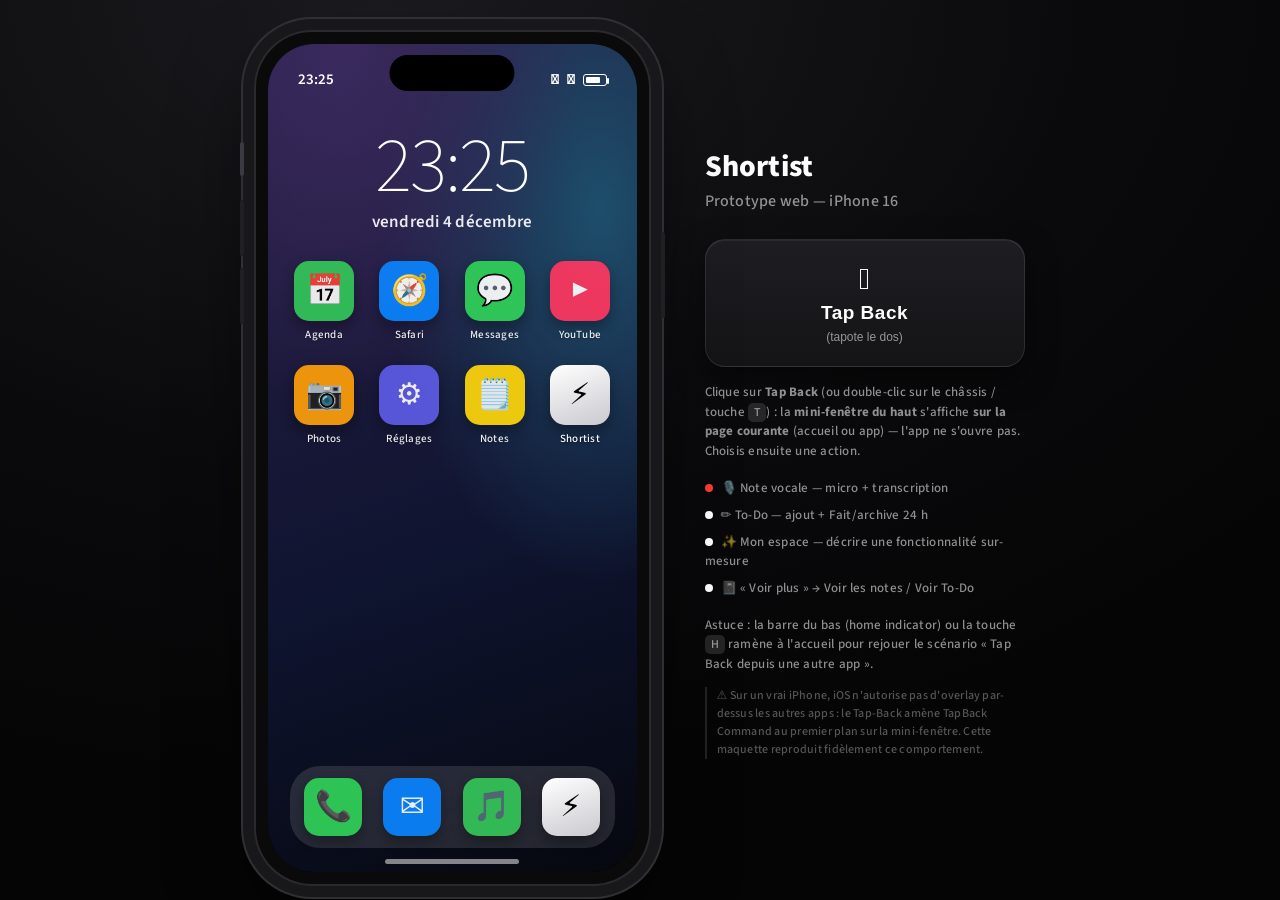
<file: TapBackCommand/web-prototype/index.html>
<!DOCTYPE html>
<html lang="fr">
<head>
  <meta charset="UTF-8" />
  <meta name="viewport" content="width=device-width, initial-scale=1.0" />
  <title>Shortist — Prototype</title>
  <!-- Source Sans 3 : sans-serif humaniste libre (Adobe), le plus proche de Myriad Pro.
       Pour utiliser ton vrai Myriad Pro Semibold : dépose le .woff2 et déclare un @font-face. -->
  <link rel="preconnect" href="https://fonts.googleapis.com" />
  <link rel="preconnect" href="https://fonts.gstatic.com" crossorigin />
  <link href="https://fonts.googleapis.com/css2?family=Source+Sans+3:wght@400;600;700&display=swap" rel="stylesheet" />
  <link rel="stylesheet" href="styles.css" />
</head>
<body>
  <div class="stage">

    <!-- ============ iPhone 16 ============ -->
    <div class="phone-area">
      <div class="phone" id="phone">
        <!-- volume / power side buttons (decorative) -->
        <span class="btn-action"></span>
        <span class="btn-volup"></span>
        <span class="btn-voldown"></span>
        <span class="btn-power"></span>

        <div class="screen" id="screen">
          <!-- Dynamic Island -->
          <div class="dynamic-island" id="island"></div>

          <!-- Status bar -->
          <div class="statusbar">
            <span id="clock">9:41</span>
            <span class="status-icons">
              <span>􀙇</span><span>􀛤</span><span class="battery"></span>
            </span>
          </div>

          <!-- ===== Home screen (iOS springboard) ===== -->
          <div class="springboard" id="springboard">
            <div class="sb-clock">
              <div class="sb-time" id="sbTime">9:41</div>
              <div class="sb-date" id="sbDate">lundi 31 mai</div>
            </div>
            <div class="app-grid" id="appGrid">
              <div class="app-icon decor"><span style="background:#34c759">📅</span><label>Agenda</label></div>
              <div class="app-icon decor"><span style="background:#0a84ff">🧭</span><label>Safari</label></div>
              <div class="app-icon decor"><span style="background:#30d158">💬</span><label>Messages</label></div>
              <div class="app-icon decor"><span style="background:#ff375f">▶️</span><label>YouTube</label></div>
              <div class="app-icon decor"><span style="background:#ff9f0a">📷</span><label>Photos</label></div>
              <div class="app-icon decor"><span style="background:#5e5ce6">⚙️</span><label>Réglages</label></div>
              <div class="app-icon decor"><span style="background:#ffd60a">🗒️</span><label>Notes</label></div>
              <div class="app-icon launch" id="iconTapBack"><span class="tb-app">⚡️</span><label>Shortist</label></div>
            </div>
            <div class="dock">
              <div class="app-icon decor"><span style="background:#30d158">📞</span></div>
              <div class="app-icon decor"><span style="background:#0a84ff">✉️</span></div>
              <div class="app-icon decor"><span style="background:#34c759">🎵</span></div>
              <div class="app-icon launch" id="dockTapBack"><span class="tb-app">⚡️</span></div>
            </div>
          </div>

          <!-- ===== App layer (TapBack Command) ===== -->
          <div class="app-layer" id="appLayer">
            <!-- App content (rendered by JS) -->
            <main id="content"></main>

            <!-- Indicateur de pages (Capture) -->
            <div class="cap-dots" id="capDots"></div>

            <!-- Tab bar -->
            <nav class="tabbar" id="tabbar">
              <button data-tab="capture" class="tab active">
                <span class="ti">🗂️</span><span>Capture</span>
              </button>
              <button data-tab="reminders" class="tab">
                <span class="ti">🔔</span><span>Rappels</span>
              </button>
              <button data-tab="calendar" class="tab">
                <span class="ti">📅</span><span>Agenda</span>
              </button>
              <button data-tab="carnet" class="tab">
                <span class="ti">📔</span><span>Carnet</span>
              </button>
              <button data-tab="settings" class="tab">
                <span class="ti">⚙️</span><span>Réglages</span>
              </button>
            </nav>
          </div>

          <!-- Floating command overlay -->
          <div class="overlay-host" id="overlayHost"></div>

          <!-- Action sheets -->
          <div class="sheet-host" id="sheetHost"></div>

          <!-- Home indicator (clic = retour à l'accueil) -->
          <div class="home-indicator" id="homeIndicator" title="Retour à l'accueil"></div>
        </div>
      </div>
    </div>

    <!-- ============ Side controls ============ -->
    <aside class="side">
      <h1>Shortist</h1>
      <p class="muted">Prototype web — iPhone 16</p>

      <button class="tapback-btn" id="tapbackBtn">
        <span class="tb-icon">􀟜</span>
        <span class="tb-label">Tap&nbsp;Back</span>
        <span class="tb-sub">(tapote le dos)</span>
      </button>

      <p class="hint">Clique sur <b>Tap Back</b> (ou double-clic sur le châssis / touche <kbd>T</kbd>) : la <b>mini-fenêtre du haut</b> s'affiche <b>sur la page courante</b> (accueil ou app) — l'app ne s'ouvre pas. Choisis ensuite une action.</p>

      <div class="legend">
        <div><span class="dot red"></span>🎙️ Note vocale — micro + transcription</div>
        <div><span class="dot"></span>✏️ To-Do — ajout + Fait/archive 24 h</div>
        <div><span class="dot"></span>✨ Mon espace — décrire une fonctionnalité sur-mesure</div>
        <div><span class="dot"></span>📓 « Voir plus » → Voir les notes / Voir To-Do</div>
      </div>

      <p class="hint" style="margin-top:14px">Astuce : la barre du bas (home indicator) ou la touche <kbd>H</kbd> ramène à l'accueil pour rejouer le scénario « Tap Back depuis une autre app ».</p>

      <p class="warn">⚠️ Sur un vrai iPhone, iOS n'autorise pas d'overlay par-dessus les autres apps : le Tap-Back amène TapBack Command au premier plan sur la mini-fenêtre. Cette maquette reproduit fidèlement ce comportement.</p>
    </aside>
  </div>

  <script src="app.js"></script>
</body>
</html>
</file>
<file: TapBackCommand/web-prototype/styles.css>
/* TapBack Command — web prototype
   Design: noir / blanc / gris translucide, blur, minimaliste. */

:root {
  --bg: #000;
  --surface: rgba(255,255,255,0.06);
  --surface-strong: rgba(255,255,255,0.12);
  --text: #fff;
  --text2: rgba(255,255,255,0.55);
  --text3: rgba(255,255,255,0.32);
  --record: #ff3b30;
  --green: #30d158;
  --radius: 20px;
  --phone-w: 393px;   /* iPhone 16 logical points */
  --phone-h: 852px;
}

* { box-sizing: border-box; -webkit-tap-highlight-color: transparent; }
html, body { height: 100%; margin: 0; }
body {
  font-family: "Myriad Pro", "Source Sans 3", -apple-system, "Segoe UI", system-ui, sans-serif;
  font-weight: 500;            /* plus fine que Semibold */
  background: radial-gradient(1200px 800px at 30% 0%, #1b1b1f 0%, #0a0a0c 60%, #050506 100%);
  color: var(--text);
  display: grid;
  place-items: center;
  min-height: 100vh;
  padding: 32px;
  -webkit-font-smoothing: antialiased;
  text-rendering: optimizeLegibility;
  letter-spacing: 0.015em;     /* plus espacée */
  line-height: 1.45;
}

.stage {
  display: flex;
  gap: 56px;
  align-items: center;
  flex-wrap: wrap;
  justify-content: center;
}

/* ============ Phone shell ============ */
.phone-area { position: relative; }
.phone {
  position: relative;
  width: var(--phone-w);
  height: var(--phone-h);
  background: #0a0a0a;
  border-radius: 56px;
  padding: 12px;
  box-shadow:
    0 0 0 2px #2a2a2e,
    0 0 0 13px #18181b,
    0 0 0 15px #303034,
    0 40px 80px rgba(0,0,0,0.6);
}
/* side buttons */
.btn-power, .btn-volup, .btn-voldown, .btn-action {
  position: absolute; background: #202024; border-radius: 4px;
}
.btn-power  { right: -16px; top: 200px; width: 4px; height: 86px; }
.btn-volup  { left: -16px; top: 168px; width: 4px; height: 56px; }
.btn-voldown{ left: -16px; top: 236px; width: 4px; height: 56px; }
.btn-action { left: -16px; top: 110px; width: 4px; height: 34px; background:#3a3a40; }

.screen {
  position: relative;
  width: 100%; height: 100%;
  background: var(--bg);
  border-radius: 46px;
  overflow: hidden;
  display: flex;
  flex-direction: column;
}

/* Particules bleu foncé animées (fond) */
.bg-fx {
  position: absolute;
  inset: 0;
  z-index: 1;
  pointer-events: none;
}

/* Transition douce au changement de page (onglet) */
@keyframes pageEnter {
  from { opacity: 0; transform: translateX(16px); }
  to   { opacity: 1; transform: none; }
}
#content.page-enter { animation: pageEnter .34s cubic-bezier(.25,.9,.3,1); }
@media (prefers-reduced-motion: reduce) {
  #content.page-enter { animation: none; }
}

/* Fond animé : halos gris qui dérivent (donne du mouvement, évite le statique) */
.screen::before,
.screen::after {
  content: "";
  position: absolute;
  z-index: 0;
  width: 80%;
  height: 55%;
  border-radius: 50%;
  filter: blur(64px);
  pointer-events: none;
  will-change: transform;
}
.screen::before {
  top: 8%;
  left: -15%;
  background: radial-gradient(circle, rgba(255,255,255,0.11), transparent 70%);
  animation: blobA 17s ease-in-out infinite alternate;
}
.screen::after {
  bottom: 4%;
  right: -15%;
  background: radial-gradient(circle, rgba(255,255,255,0.08), transparent 70%);
  animation: blobB 22s ease-in-out infinite alternate;
}
@keyframes blobA {
  from { transform: translate(0, 0) scale(1); }
  to   { transform: translate(34%, 26%) scale(1.35); }
}
@keyframes blobB {
  from { transform: translate(0, 0) scale(1.15); }
  to   { transform: translate(-28%, -18%) scale(0.9); }
}
@media (prefers-reduced-motion: reduce) {
  .screen::before, .screen::after { animation: none; }
}

/* Animation "pop" sur n'importe quel bouton cliqué */
@keyframes btnPop {
  0%   { transform: scale(1); }
  35%  { transform: scale(0.88); }
  70%  { transform: scale(1.04); }
  100% { transform: scale(1); }
}
.btn-pop { animation: btnPop .26s ease; }
@media (prefers-reduced-motion: reduce) {
  .btn-pop { animation: none; }
}

/* Dynamic Island */
.dynamic-island {
  position: absolute;
  top: 11px; left: 50%; transform: translateX(-50%);
  width: 125px; height: 36px;
  background: #000;
  border-radius: 20px;
  z-index: 50;
  transition: width .35s cubic-bezier(.3,1.2,.4,1), height .35s;
}
.dynamic-island.recording {
  width: 230px;
  background: #000;
  box-shadow: 0 0 0 1px rgba(255,59,48,.4);
}

/* Status bar */
.statusbar {
  position: absolute; top: 0; left: 0; right: 0;
  height: 54px;
  padding: 18px 30px 0;
  display: flex; justify-content: space-between; align-items: center;
  font-size: 15px; font-weight: 600;
  z-index: 56;
  pointer-events: none;
}
.status-icons { display: flex; gap: 6px; align-items: center; }
.battery { display:inline-block; width: 24px; height: 12px; border:1px solid #fff; border-radius:3px; position:relative; }
.battery::after { content:""; position:absolute; inset:2px; right:6px; background:#fff; border-radius:1px; }
.battery::before { content:""; position:absolute; right:-3px; top:3px; width:2px; height:6px; background:#fff; border-radius:1px; }

/* ============ Home screen (springboard) ============ */
.springboard {
  position: absolute; inset: 0;
  z-index: 40;
  padding: 78px 22px 24px;
  display: flex; flex-direction: column;
  background:
    radial-gradient(120% 80% at 20% 0%, #3a2a5e 0%, transparent 55%),
    radial-gradient(120% 90% at 90% 20%, #1d4e6b 0%, transparent 50%),
    linear-gradient(160deg, #2a1f47 0%, #0f1430 60%, #06080f 100%);
  transition: opacity .4s ease, transform .45s cubic-bezier(.3,1,.4,1);
}
.sb-clock { text-align: center; margin: 6px 0 26px; }
.sb-time { font-size: 78px; font-weight: 200; line-height: 1; letter-spacing: -2px; }
.sb-date { font-size: 17px; font-weight: 600; margin-top: 4px; opacity: .9; }

.app-grid {
  flex: 1;
  display: grid;
  grid-template-columns: repeat(4, 1fr);
  gap: 22px 16px;
  align-content: start;
}
.app-icon { display: flex; flex-direction: column; align-items: center; gap: 6px; }
.app-icon span {
  width: 60px; height: 60px; border-radius: 15px;
  display: grid; place-items: center; font-size: 30px;
  box-shadow: 0 6px 14px rgba(0,0,0,0.35);
}
.app-icon label { font-size: 11px; font-weight: 500; color: #fff; text-shadow: 0 1px 2px rgba(0,0,0,.4); }
.app-icon.decor { opacity: .92; }
.app-icon.launch { cursor: pointer; }
.app-icon.launch span.tb-app {
  background: linear-gradient(160deg, #ffffff, #c9c9cf);
  color: #000;
}
.app-icon.launch:active span { transform: scale(.9); }

.dock {
  margin-top: 18px;
  display: flex; justify-content: space-around; gap: 16px;
  padding: 12px;
  background: rgba(255,255,255,0.12);
  backdrop-filter: blur(24px);
  border-radius: 30px;
}
.dock .app-icon span { width: 58px; height: 58px; }

/* App-launch zoom transition (springboard <-> app) */
.app-layer {
  position: absolute; inset: 0;
  z-index: 30;
  display: flex; flex-direction: column;
  padding-top: 54px;
  opacity: 0; transform: scale(1.06);
  pointer-events: none;
  transition: opacity .35s ease, transform .42s cubic-bezier(.3,1,.4,1);
}
.screen.scene-app .app-layer { opacity: 1; transform: none; pointer-events: auto; }
.screen.scene-app .springboard { opacity: 0; transform: scale(1.25); pointer-events: none; }

/* Home indicator */
.home-indicator {
  position: absolute; bottom: 8px; left: 50%; transform: translateX(-50%);
  width: 134px; height: 5px; border-radius: 3px;
  background: rgba(255,255,255,0.5);
  z-index: 80; cursor: pointer;
}

/* Content */
main {
  flex: 1;
  overflow-y: auto;
  padding: 8px 18px 104px;   /* marge basse = laisser passer la bulle flottante */
  -webkit-overflow-scrolling: touch;
}
main::-webkit-scrollbar { width: 0; }

.page-title { font-size: 34px; font-weight: 600; margin: 6px 4px 16px; letter-spacing: .01em; }

/* Hub Capture : un volet à la fois, swipe pour changer */
.page-desc {
  font-size: 14px; color: var(--text2); line-height: 1.4;
  margin: -8px 4px 16px;
}
/* Indicateur de pages (points), vers le milieu-bas */
.cap-dots {
  position: absolute;
  left: 0; right: 0; bottom: 100px;
  display: flex; justify-content: center; align-items: center; gap: 8px;
  z-index: 33; pointer-events: none;
}
.cap-dot {
  width: 7px; height: 7px; border-radius: 50%;
  background: rgba(255,255,255,0.28);
  transition: width .25s, background .25s;
}
.cap-dot.on { width: 22px; border-radius: 4px; background: #fff; }
.cap-scroller {
  display: flex;
  overflow-x: auto;
  scroll-snap-type: x mandatory;
  scroll-behavior: smooth;
  -webkit-overflow-scrolling: touch;
  touch-action: pan-x pan-y;
}
.cap-scroller::-webkit-scrollbar { display: none; }
.cap-pane {
  flex: 0 0 100%;
  min-width: 100%;
  scroll-snap-align: start;
  padding-right: 2px;
}

/* Sélecteur À faire / Terminées (onglet To-Do) */
.tabseg {
  display: flex;
  background: var(--surface);
  border-radius: 14px;
  padding: 3px;
  margin: 0 4px 14px;
}
.tabseg-btn {
  flex: 1;
  border: none;
  background: transparent;
  color: var(--text2);
  font-family: inherit;
  font-size: 14px;
  font-weight: 600;
  padding: 9px 6px;
  border-radius: 11px;
  cursor: pointer;
  transition: background .15s, color .15s;
}
.tabseg-btn.on { background: #fff; color: #0a0a0c; }

/* En-tête d'écran avec bouton "+" (Rappels / Agenda / Carnet) */
.screen-head { display: flex; align-items: center; justify-content: space-between; }
.screen-head .page-title { margin: 6px 4px 12px; }
.add-btn {
  width: 38px; height: 38px; flex-shrink: 0;
  border: none; border-radius: 12px; cursor: pointer;
  background: #fff; color: #0a0a0c;
  font-size: 22px; font-weight: 600; line-height: 1;
  display: grid; place-items: center;
}
.add-btn:active { transform: scale(.92); }

/* Bannière "relié à…" */
.app-banner {
  background: var(--surface);
  border: 1px solid rgba(255,255,255,0.08);
  border-radius: 12px;
  padding: 10px 12px;
  font-size: 12.5px;
  color: var(--text2);
  margin-bottom: 12px;
}

/* Formulaire d'ajout inline */
.addform {
  background: var(--surface);
  border: 1px solid rgba(255,255,255,0.08);
  border-radius: 16px;
  padding: 14px;
  margin-bottom: 12px;
}
.addform .field {
  width: 100%;
  background: rgba(255,255,255,0.06);
  border: 1px solid rgba(255,255,255,0.10);
  color: #fff;
  border-radius: 12px;
  padding: 12px;
  font-family: inherit;
  font-size: 15px;
}
.addform .field::placeholder { color: var(--text3); }
.cn-preview, .cn-img {
  width: 100%; border-radius: 12px; margin-top: 10px;
  max-height: 220px; object-fit: cover; display: block;
}

/* Pastille date (Agenda) */
.cal-date {
  width: 52px; flex-shrink: 0; text-align: center;
  background: var(--surface-strong); border-radius: 12px; padding: 6px 0;
}
.cal-day { font-size: 22px; font-weight: 700; line-height: 1; }
.cal-mon { font-size: 11px; color: var(--text2); text-transform: uppercase; }

/* ===== Réglages ===== */
.card .field {
  width: 100%;
  background: rgba(255,255,255,0.06);
  border: 1px solid rgba(255,255,255,0.10);
  color: #fff;
  border-radius: 12px;
  padding: 12px;
  font-family: inherit;
  font-size: 15px;
  margin-bottom: 4px;
}
.card .field::placeholder { color: var(--text3); }
.profile-head { display: flex; justify-content: center; margin-bottom: 8px; }
.avatar-wrap { position: relative; width: 84px; height: 84px; cursor: pointer; display: block; }
.avatar-img, .avatar-ph {
  width: 84px; height: 84px; border-radius: 50%;
  object-fit: cover; display: grid; place-items: center;
}
.avatar-ph { background: var(--surface-strong); font-size: 34px; font-weight: 700; color: #fff; }
.avatar-edit {
  position: absolute; right: -2px; bottom: -2px;
  width: 28px; height: 28px; border-radius: 50%;
  background: #fff; color: #000; display: grid; place-items: center;
  font-size: 14px; box-shadow: 0 2px 6px rgba(0,0,0,.4);
}
.set-label { display: block; font-size: 12.5px; color: var(--text2); margin: 10px 0 4px; }
.set-note { font-size: 12px; color: var(--text3); margin-top: 10px; line-height: 1.4; }
.set-saved { color: #30d158; font-size: 13px; font-weight: 600; margin-top: 8px; text-align: center; }

.legal-row {
  background: var(--surface);
  border: 1px solid rgba(255,255,255,0.08);
  border-radius: 11px;
  margin-bottom: 6px;
  overflow: hidden;
}
.legal-top {
  display: flex; justify-content: space-between; align-items: center;
  padding: 9px 12px; cursor: pointer; font-weight: 500; font-size: 12px;
}
.legal-arrow { color: var(--text3); font-size: 11px; transition: transform .2s; }
.legal-row.open .legal-arrow { transform: rotate(180deg); }
.legal-body {
  max-height: 0; opacity: 0; padding: 0 12px;
  color: var(--text2); font-size: 11.5px; line-height: 1.45;
  transition: max-height .28s ease, opacity .2s, padding .28s;
}
.legal-row.open .legal-body { max-height: 220px; opacity: 1; padding: 0 12px 11px; }

/* Cards */
.card {
  background: var(--surface);
  border: 1px solid rgba(255,255,255,0.08);
  border-radius: 16px;
  padding: 14px;
  margin-bottom: 10px;
  backdrop-filter: blur(20px);
}
.card .row-title { font-weight: 600; font-size: 18px; }
.card .row-sub { color: var(--text2); font-size: 15px; margin-top: 3px; }
.card .row-date { color: var(--text3); font-size: 12.5px; margin-top: 6px; }
.tags { color: var(--text3); font-size: 12.5px; margin-top: 4px; }

.row-flex { display: flex; gap: 12px; align-items: flex-start; }
.thumb {
  width: 46px; height: 46px; border-radius: 10px; flex-shrink: 0;
  background: var(--surface-strong);
  display: grid; place-items: center; font-size: 20px;
  background-size: cover; background-position: center;
}

/* Empty state */
.empty { text-align: center; color: var(--text2); padding: 60px 24px; }
.empty .ico { font-size: 42px; opacity: .5; }
.empty h3 { color: #fff; margin: 14px 0 6px; }

/* Tab bar */
/* Léger dégradé blanc en bas (faible, pour deviner les touches) */
.app-layer::after {
  content: "";
  position: absolute;
  left: 0; right: 0; bottom: 0;
  height: 96px;
  background: linear-gradient(to top, rgba(255,255,255,0.10), transparent);
  pointer-events: none;
  z-index: 34;
}

/* Barre d'onglets : bulle translucide flottante (ne touche pas les bords) */
.tabbar {
  position: absolute;
  left: 14px; right: 14px; bottom: 22px;
  height: 62px;
  display: flex;
  border-radius: 30px;
  background: rgba(255,255,255,0.12);
  backdrop-filter: blur(26px) saturate(160%);
  -webkit-backdrop-filter: blur(26px) saturate(160%);
  border: 1px solid rgba(255,255,255,0.18);
  box-shadow: 0 12px 32px rgba(0,0,0,0.45);
  z-index: 35;
}
.tab {
  flex: 1; min-width: 0; background: none; border: none; cursor: pointer;
  color: rgba(255,255,255,0.55);
  display: flex; flex-direction: column; align-items: center; justify-content: center;
  gap: 3px; font-size: 10px; font-weight: 600; padding: 0 1px;
  margin: 6px 4px; border-radius: 18px;
  transition: background .2s;
}
.tab span:last-child { white-space: nowrap; }
.tab .ti {
  font-size: 20px;
  filter: grayscale(1) opacity(.5);
  transition: transform .22s cubic-bezier(.3,1.4,.4,1), filter .22s;
}
/* Onglet sélectionné : fond plus blanc + texte blanc + emoji agrandi en couleur */
.tab.active { color: #fff; background: rgba(255,255,255,0.18); }
.tab.active .ti { filter: none; transform: scale(1.3) translateY(-1px); }

/* ============ Floating command overlay ============ */
.overlay-host { position: absolute; inset: 0; z-index: 60; pointer-events: none; }
.overlay-host.show { pointer-events: auto; }
.overlay-backdrop {
  position: absolute; inset: 0; background: rgba(0,0,0,0.25);
  opacity: 0; transition: opacity .35s;
}
.overlay-host.show .overlay-backdrop { opacity: 1; }

/* White floating command window (taille réduite) */
.floating {
  position: absolute;
  top: 54px; left: 8%; width: 84%;
  padding: 10px;
  display: grid;
  grid-template-columns: repeat(3, 1fr);
  gap: 7px;
  background: rgba(255,255,255,0.97);
  backdrop-filter: blur(30px) saturate(160%);
  border: 1px solid rgba(0,0,0,0.06);
  border-radius: 24px;
  box-shadow: 0 22px 44px rgba(0,0,0,0.45);
  transform: translateY(-130%);
  opacity: 0;
  transition: transform .42s cubic-bezier(.3,1.1,.4,1), opacity .3s;
}
.overlay-host.show .floating { transform: translateY(0); opacity: 1; }

/* Fondu/glissé fluide à chaque changement de contenu */
@keyframes tbcFade { from { opacity: 0; transform: translateY(-5px); } to { opacity: 1; transform: none; } }
.floating > * { animation: tbcFade .26s ease; }

.cmd-btn {
  border: none; cursor: pointer;
  background: #ffffff;            /* fond blanc */
  border: 1px solid rgba(0,0,0,0.10);
  border-radius: 15px;
  color: #0a0a0c;                 /* texte noir */
  padding: 11px 4px;
  display: flex; flex-direction: column; align-items: center; justify-content: center;
  gap: 4px; font-size: 12.5px; font-weight: 600;
  font-family: inherit; letter-spacing: .01em;
  box-shadow: 0 1px 3px rgba(0,0,0,0.07);
  transition: transform .18s cubic-bezier(.3,1.2,.4,1), background .18s;
}
.cmd-btn:active { transform: scale(.9); background: #ececf0; }
.cmd-btn .ci { font-size: 23px; }
.cmd-btn.rec .ci { color: var(--record); }

/* Fenêtre à 2 colonnes (quand « Mon espace » est retiré) */
.floating.cols2 { grid-template-columns: repeat(2, 1fr); }

/* Marque "Shortist" en haut de la fenêtre flottante */
.cmd-brand {
  grid-column: 1 / -1;
  text-align: center;
  font-weight: 800;
  font-size: 15px;
  letter-spacing: .02em;
  color: #0a0a0c;
  padding: 2px 0 4px;
}

/* Bouton "Voir plus / Voir moins" */
.cmd-more {
  grid-column: 1 / -1;
  border: none;
  cursor: pointer;
  background: transparent;
  color: #6a6a72;
  font-family: inherit;
  font-weight: 600;
  font-size: 12.5px;
  letter-spacing: .01em;
  padding: 5px;
  border-radius: 10px;
  transition: background .15s;
}
.cmd-more:active { background: #ececf0; }

/* Rangée des 2 boutons d'ouverture ("Voir les notes" + "Voir To-Do") */
.cmd-open-row {
  grid-column: 1 / -1;
  display: flex;
  gap: 7px;
}
.cmd-btn.wide {
  flex: 1;
  flex-direction: row;
  gap: 6px;
  padding: 12px;
  background: #ffffff;
  color: #0a0a0c;
  font-size: 13px;
}
.cmd-btn.wide:active { background: #ececf0; }

/* ===== Panneau : action ouverte EN PLACE dans la fenêtre ===== */
.floating.panel { display: flex; flex-direction: column; gap: 6px; padding: 12px 14px 14px; }
.panel-head { display: flex; align-items: center; gap: 10px; }
.panel-back {
  width: 34px; height: 34px; flex: none; border: none; cursor: pointer;
  border-radius: 11px; background: #f0f0f3; color: #0a0a0c;
  font-size: 22px; line-height: 1; font-family: inherit;
  display: grid; place-items: center;
}
.panel-back:active { background: #e0e0e6; }
.panel-title { font-size: 17px; font-weight: 700; color: #0a0a0c; letter-spacing: .01em; }
.panel-body { color: #0a0a0c; max-height: 560px; overflow-y: auto; }
.panel-body::-webkit-scrollbar { width: 0; }

.top-field {
  width: 100%; background: #f1f1f4; border: 1px solid rgba(0,0,0,0.08);
  border-radius: 14px; padding: 13px; font-size: 16px; color: #0a0a0c;
  font-family: inherit; font-weight: 500; letter-spacing: .01em; resize: none;
}
.top-field::placeholder { color: rgba(0,0,0,0.4); }
.top-field:focus { outline: none; border-color: rgba(0,0,0,0.3); background: #fff; }

/* ============ Sheets ============ */
.sheet-host { position: absolute; inset: 0; z-index: 70; pointer-events: none; }
.sheet-host.show { pointer-events: auto; }
.sheet-backdrop {
  position: absolute; inset: 0; background: rgba(0,0,0,0.5);
  opacity: 0; transition: opacity .3s;
}
.sheet-host.show .sheet-backdrop { opacity: 1; }
/* White sheet (the window that opens) */
.sheet {
  position: absolute; left: 0; right: 0; bottom: 0;
  max-height: 92%;
  background: #ffffff;
  color: #0a0a0c;
  border-radius: 26px 26px 0 0;
  border-top: 1px solid rgba(0,0,0,0.06);
  transform: translateY(100%);
  transition: transform .4s cubic-bezier(.3,1,.4,1);
  display: flex; flex-direction: column;
  overflow: hidden;
}
.sheet-host.show .sheet { transform: translateY(0); }
.grabber { width: 38px; height: 5px; border-radius: 3px; background: rgba(0,0,0,0.18); margin: 8px auto 0; flex-shrink: 0; }
.sheet-head { display: flex; align-items: center; justify-content: space-between; padding: 10px 18px; flex-shrink: 0; }
.sheet-head h2 { font-size: 22px; margin: 0; font-weight: 700; }
.sheet-head .close { background: none; border: none; color: #0a0a0c; font-size: 16.5px; font-weight: 600; cursor: pointer; font-family: inherit; }
.sheet-body { padding: 8px 18px 28px; overflow-y: auto; }

/* Inputs / buttons (light) */
.field {
  width: 100%; background: #f1f1f4; border: 1px solid rgba(0,0,0,0.08);
  border-radius: 14px; padding: 15px; color: #0a0a0c; font-size: 18.5px;
  font-family: inherit; font-weight: 500; resize: none;
}
.field::placeholder { color: rgba(0,0,0,0.4); }
.field:focus { outline: none; border-color: rgba(0,0,0,0.3); background: #fff; }
.btn {
  width: 100%; border: none; cursor: pointer; border-radius: 16px;
  padding: 16px; font-size: 17.5px; font-weight: 700; font-family: inherit;
  display: flex; align-items: center; justify-content: center; gap: 8px;
}
.btn-primary { background: #0a0a0c; color: #fff; }
.btn-primary:disabled { background: #e3e3e8; color: rgba(0,0,0,0.35); cursor: default; }
.btn-ghost { background: #f1f1f4; color: #0a0a0c; border: 1px solid rgba(0,0,0,0.06); }
.btn-row { display: flex; gap: 10px; margin-top: 14px; }
.btn-row .btn { flex: 1; }

.toggle-row { display: flex; align-items: center; justify-content: space-between; padding: 6px 2px; font-weight: 600; }
.switch { position: relative; width: 50px; height: 30px; }
.switch input { display: none; }
.slider { position: absolute; inset: 0; background: #d8d8de; border-radius: 30px; transition: .25s; cursor: pointer; }
.slider::before { content:""; position:absolute; width:26px; height:26px; left:2px; top:2px; background:#fff; border-radius:50%; transition:.25s; box-shadow:0 1px 3px rgba(0,0,0,.2); }
.switch input:checked + .slider { background: var(--green); }
.switch input:checked + .slider::before { transform: translateX(20px); }

/* ===== Light theme overrides for content INSIDE white surfaces
   (sheets ET panneau de la fenêtre flottante) ===== */
.sheet .card, .floating.panel .card {
  background: #f6f6f8;
  border: 1px solid rgba(0,0,0,0.06);
  backdrop-filter: none;
}
.sheet .card .row-title, .floating.panel .card .row-title { color: #0a0a0c; }
.sheet .card .row-sub, .floating.panel .card .row-sub { color: rgba(0,0,0,0.55); }
.sheet .muted, .floating.panel .muted { color: rgba(0,0,0,0.5); }
.sheet .section-label, .floating.panel .section-label { color: #0a0a0c; }
.sheet .rec-status, .floating.panel .rec-status { color: rgba(0,0,0,0.55); }
.sheet .rec-status .big, .floating.panel .rec-status .big { color: #0a0a0c; }
.sheet .waveform .bar, .floating.panel .waveform .bar { background: #0a0a0c; }
.sheet .record-button, .floating.panel .record-button { border-color: rgba(0,0,0,0.18); }
.sheet .result-block .lbl, .floating.panel .result-block .lbl { color: #0a0a0c; }
.sheet .result-block .val, .floating.panel .result-block .val { color: rgba(0,0,0,0.8); }
.sheet .plan-num, .floating.panel .plan-num { background: #e3e3e8; color: #0a0a0c; }
.sheet .spinner, .floating.panel .spinner { border-color: #e3e3e8; border-top-color: #0a0a0c; }
.sheet .chip, .floating.panel .chip { background: #e3e3e8; color: #0a0a0c; }
.sheet .linkbtn, .floating.panel .linkbtn { color: #0a6cff; }

/* Minuteur "À lire" : puces de choix de rappel */
.rl-timer { display: flex; flex-wrap: wrap; gap: 7px; }
.rl-chip {
  border: 1px solid rgba(0,0,0,0.12);
  background: #fff;
  color: #0a0a0c;
  font-family: inherit;
  font-size: 13px;
  font-weight: 600;
  padding: 8px 12px;
  border-radius: 11px;
  cursor: pointer;
  transition: background .15s, color .15s, border-color .15s;
}
.rl-chip.on { background: #0a0a0c; color: #fff; border-color: #0a0a0c; }

/* Intro "Mon espace" / "À lire" */
.space-intro {
  background: #f6f6f8;
  border-radius: 14px;
  padding: 13px 14px;
  margin-bottom: 12px;
  font-size: 13.5px;
  line-height: 1.5;
  color: #2a2a2e;
}

/* Search result block */
.search-result { margin-top: 16px; }
.search-result .sr-term { font-size: 26px; font-weight: 700; }
.search-result .sr-type { font-size: 13px; font-weight: 700; text-transform: uppercase; letter-spacing: .04em; color: #0a6cff; margin-bottom: 8px; }
.search-result .sr-pos { font-weight: 700; margin-top: 10px; font-size: 16px; }
.search-result .sr-def { color: rgba(0,0,0,0.8); line-height: 1.55; margin: 5px 0; font-size: 16px; }
.search-result .sr-source { font-size: 12px; color: rgba(0,0,0,0.45); margin-top: 12px; }
.search-result .sr-source a { color: #0a6cff; }

.muted { color: var(--text2); }
.section-label { font-size: 14px; font-weight: 600; margin: 16px 0 8px; display:flex; align-items:center; gap:6px; }

/* Voice recorder */
.rec-status { text-align: center; color: var(--text2); margin: 4px 0 18px; font-variant-numeric: tabular-nums; font-size: 16px; }
.rec-status .big { font-size: 40px; color:#fff; font-weight: 700; }
.waveform { height: 88px; display: flex; align-items: center; justify-content: center; gap: 3px; margin: 10px 0 26px; }
.waveform .bar { width: 5px; border-radius: 3px; background: rgba(255,255,255,0.85); transition: height .08s linear; }
.record-button {
  width: 92px; height: 92px; margin: 0 auto; border-radius: 50%;
  border: 4px solid rgba(255,255,255,0.25); background: none; cursor: pointer;
  display: grid; place-items: center;
}
.record-button .inner {
  width: 76px; height: 76px; border-radius: 40px; background: var(--record);
  transition: all .3s cubic-bezier(.3,1.2,.4,1);
}
.record-button.recording .inner { width: 36px; height: 36px; border-radius: 8px; }
.result-block { margin-top: 14px; }
.result-block .lbl { font-weight: 700; margin-bottom: 6px; font-size: 17px; }
.result-block .val { color: rgba(255,255,255,0.85); line-height: 1.5; font-size: 16px; }
.plan-step { display: flex; gap: 10px; align-items: flex-start; margin: 6px 0; }
.plan-num { width: 22px; height: 22px; border-radius: 50%; background: var(--surface-strong); display: grid; place-items: center; font-size: 12px; font-weight: 700; flex-shrink: 0; }
.spinner { width: 40px; height: 40px; border: 3px solid var(--surface-strong); border-top-color: #fff; border-radius: 50%; animation: spin 1s linear infinite; margin: 40px auto 16px; }
@keyframes spin { to { transform: rotate(360deg); } }

.chip { display:inline-flex; gap:6px; align-items:center; background: var(--surface-strong); padding:8px 12px; border-radius: 12px; border:none; color:#fff; cursor:pointer; font-size:13px; font-family:inherit; }
.swipe-del { color: var(--record); background: none; border: none; cursor: pointer; font-size: 18px; padding: 4px 8px; }
.card-actions { display:flex; gap:8px; margin-top:10px; }
.linkbtn { background:none; border:none; color:#5ac8fa; cursor:pointer; font-size:13px; padding:0; }

/* ============ Side panel ============ */
.side { width: 320px; max-width: 90vw; }
.side h1 { font-size: 30px; margin: 0; font-weight: 800; }
.side h1 span { font-weight: 300; color: var(--text2); }
.side .muted { margin-top: 2px; }

.tapback-btn {
  margin: 26px 0 16px;
  width: 100%;
  background: linear-gradient(180deg, #1e1e22, #141417);
  border: 1px solid rgba(255,255,255,0.1);
  border-radius: 20px;
  padding: 22px;
  color: #fff; cursor: pointer;
  display: flex; flex-direction: column; align-items: center; gap: 6px;
  box-shadow: 0 12px 30px rgba(0,0,0,0.5), inset 0 1px 0 rgba(255,255,255,0.06);
  transition: transform .12s, box-shadow .12s;
}
.tapback-btn:active { transform: scale(.97); box-shadow: 0 4px 12px rgba(0,0,0,0.5); }
.tb-icon { font-size: 30px; }
.tb-label { font-size: 19px; font-weight: 700; letter-spacing: .5px; }
.tb-sub { font-size: 12px; color: var(--text2); }

.hint { font-size: 13px; color: var(--text2); line-height: 1.5; }
.hint kbd { background: var(--surface-strong); border-radius: 5px; padding: 1px 6px; font-family: inherit; font-size: 12px; }
.legend { margin: 18px 0; font-size: 13px; color: var(--text2); display: flex; flex-direction: column; gap: 8px; }
.dot { display:inline-block; width:8px; height:8px; border-radius:50%; background:#fff; margin-right:8px; }
.dot.red { background: var(--record); }
.warn { font-size: 12px; color: var(--text3); line-height: 1.5; border-left: 2px solid var(--surface-strong); padding-left: 10px; }

@media (max-width: 820px) {
  .stage { flex-direction: column; gap: 28px; }
}
</file>
